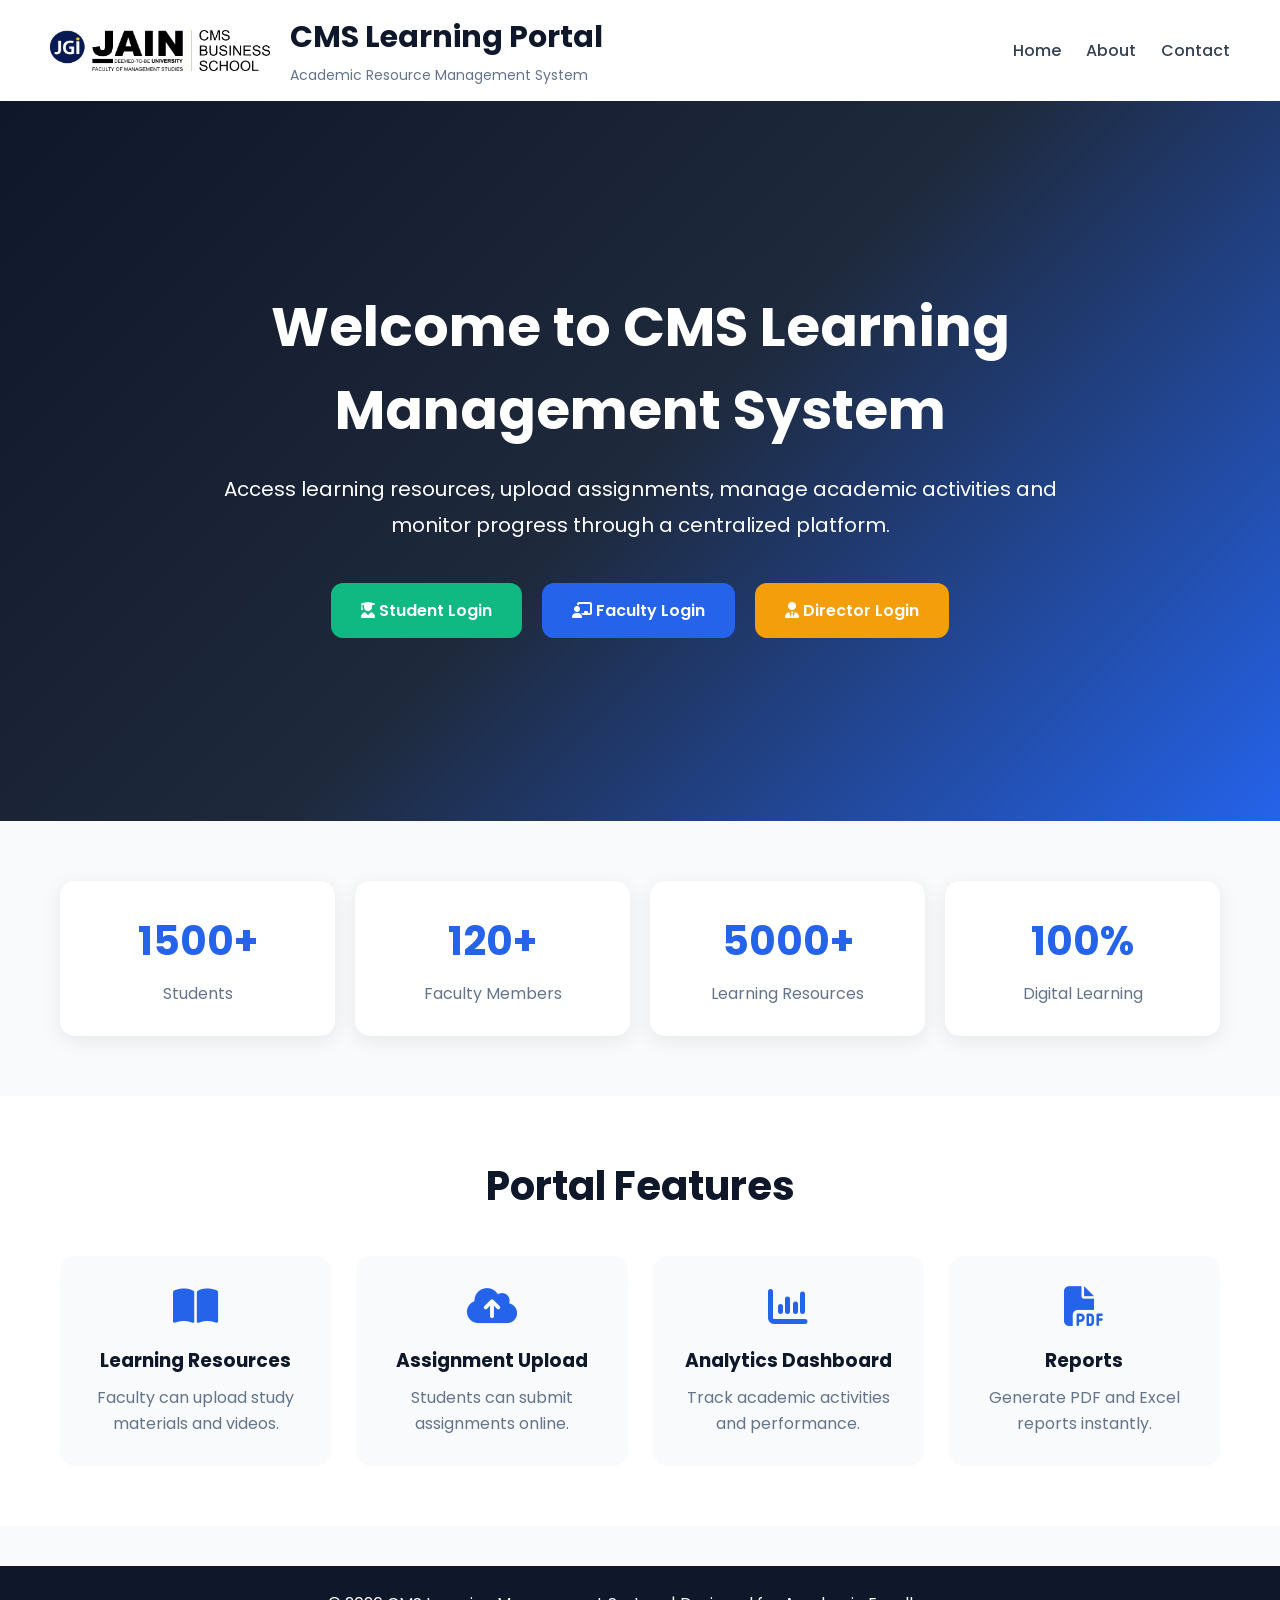
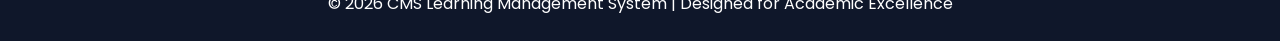
<file: Deeskharamph/index.html>
<!DOCTYPE html>
<html lang="en">
<head>
<meta charset="UTF-8">
<meta name="viewport" content="width=device-width, initial-scale=1.0">
<title>CMS Learning Management Portal</title>

<link rel="stylesheet" href="css/style.css">

<link href="https://fonts.googleapis.com/css2?family=Poppins:wght@300;400;500;600;700&display=swap" rel="stylesheet">

<link rel="stylesheet"
href="https://cdnjs.cloudflare.com/ajax/libs/font-awesome/6.5.2/css/all.min.css">

</head>
<body>

<header>
   <div class="logo-section">

       <img src="CMS New Logo (2).png"
         alt="CMS Logo"
         class="cms-logo">
    

    <div class="portal-title">
        <h2>CMS Learning Portal</h2>
        <p>Academic Resource Management System</p>
    </div>

</div>

    <nav>
        <a href="#">Home</a>
        <a href="#">About</a>
        <a href="#">Contact</a>
    </nav>
</header>

<section class="hero">

    <div class="hero-content">
        <h1>Welcome to CMS Learning Management System</h1>

        <p>
            Access learning resources, upload assignments,
            manage academic activities and monitor progress
            through a centralized platform.
        </p>

        <div class="button-group">

            <a href="pages/student-login.html" class="btn student">
                <i class="fa-solid fa-user-graduate"></i>
                Student Login
            </a>

            <a href="pages/faculty-login.html" class="btn faculty">
                <i class="fa-solid fa-chalkboard-user"></i>
                Faculty Login
            </a>

            <a href="pages/director-login.html" class="btn director">
                <i class="fa-solid fa-user-tie"></i>
                Director Login
            </a>

        </div>
    </div>

</section>

<section class="stats">

    <div class="card">
        <h2>1500+</h2>
        <p>Students</p>
    </div>

    <div class="card">
        <h2>120+</h2>
        <p>Faculty Members</p>
    </div>

    <div class="card">
        <h2>5000+</h2>
        <p>Learning Resources</p>
    </div>

    <div class="card">
        <h2>100%</h2>
        <p>Digital Learning</p>
    </div>

</section>

<section class="features">

    <h2>Portal Features</h2>

    <div class="feature-grid">

        <div class="feature-box">
            <i class="fa-solid fa-book-open"></i>
            <h3>Learning Resources</h3>
            <p>Faculty can upload study materials and videos.</p>
        </div>

        <div class="feature-box">
            <i class="fa-solid fa-cloud-arrow-up"></i>
            <h3>Assignment Upload</h3>
            <p>Students can submit assignments online.</p>
        </div>

        <div class="feature-box">
            <i class="fa-solid fa-chart-column"></i>
            <h3>Analytics Dashboard</h3>
            <p>Track academic activities and performance.</p>
        </div>

        <div class="feature-box">
            <i class="fa-solid fa-file-pdf"></i>
            <h3>Reports</h3>
            <p>Generate PDF and Excel reports instantly.</p>
        </div>

    </div>

</section>

<footer>

    <p>
        © 2026 CMS Learning Management System |
        Designed for Academic Excellence
    </p>

</footer>

</body>
</html>
</file>
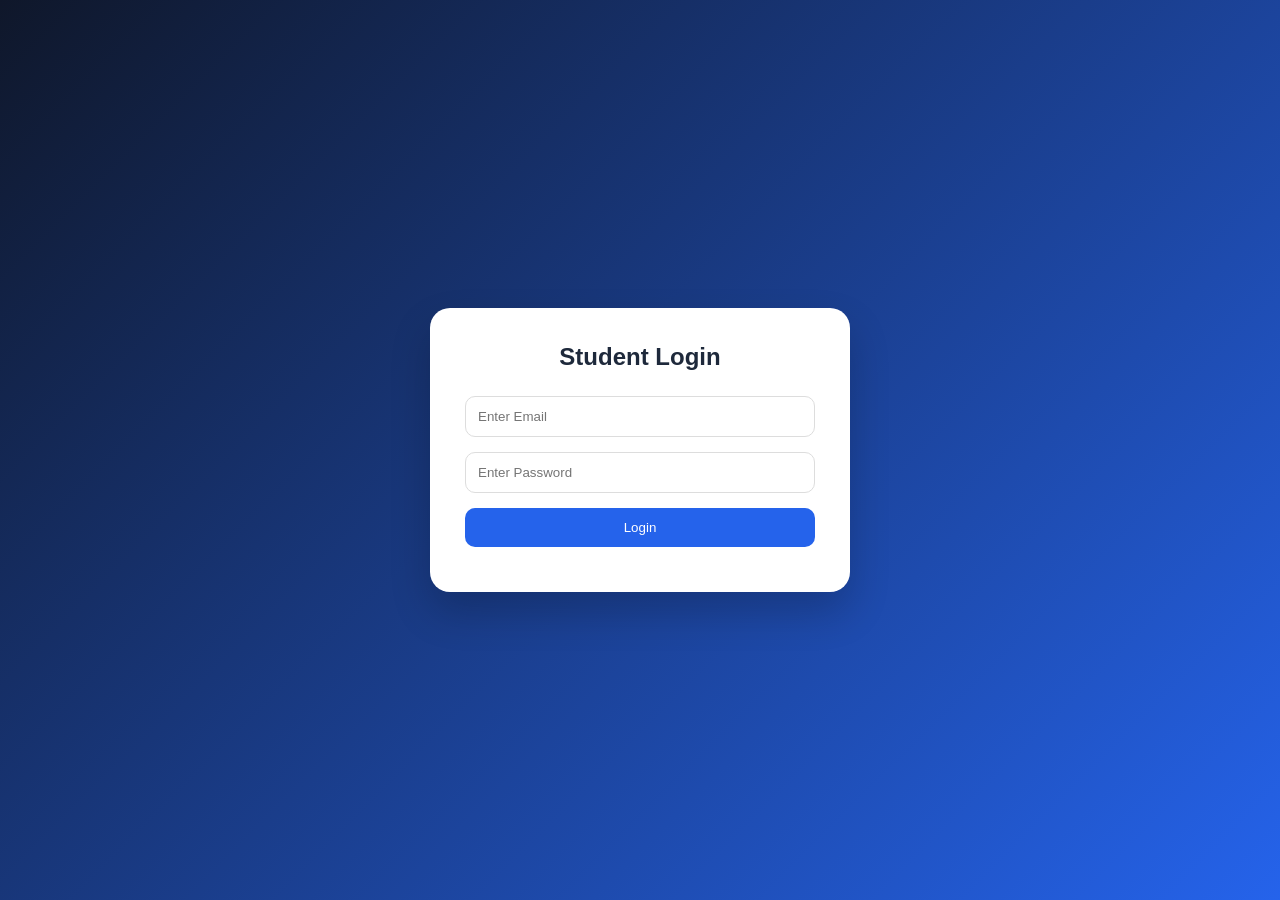
<file: Deeskharamph/pages/student-login.html>
<!DOCTYPE html>
<html lang="en">
<head>
<meta charset="UTF-8">
<meta name="viewport" content="width=device-width, initial-scale=1.0">
<title>Student Login</title>

<link rel="stylesheet" href="../css/style.css">

<style>

body{
    margin:0;
    font-family:Poppins,sans-serif;
    background:linear-gradient(135deg,#0f172a,#2563eb);
    height:100vh;
    display:flex;
    justify-content:center;
    align-items:center;
}

.login-card{
    width:420px;
    background:#fff;
    padding:35px;
    border-radius:20px;
    box-shadow:0 20px 40px rgba(0,0,0,.2);
}

.login-card h2{
    text-align:center;
    margin-bottom:25px;
}

input{
    width:100%;
    padding:12px;
    margin-bottom:15px;
    border:1px solid #ddd;
    border-radius:10px;
}

button{
    width:100%;
    padding:12px;
    border:none;
    border-radius:10px;
    background:#2563eb;
    color:white;
    cursor:pointer;
}

.error{
    color:red;
    text-align:center;
    margin-top:10px;
}

</style>

</head>

<body>

<div class="login-card">

    <h2>Student Login</h2>

    <input type="email"
           id="email"
           placeholder="Enter Email">

    <input type="password"
           id="password"
           placeholder="Enter Password">

    <button onclick="loginStudent()">
        Login
    </button>

    <div id="msg" class="error"></div>

</div>

<script>

async function loginStudent(){

    const email =
    document.getElementById("email")
    .value.trim();

    const password =
    document.getElementById("password")
    .value.trim();

    const response =
    await fetch("../data/students.json");

    const students =
    await response.json();

    const user =
    students.find(s =>
        s.email === email &&
        s.password === password
    );

    if(user){

        localStorage.setItem(
            "studentEmail",
            email
        );

        window.location.href =
        "../dashboard/student.html";

    }
    else{

        document.getElementById("msg")
        .innerHTML =
        "Invalid Email or Password";

    }
}

</script>

</body>
</html>
</file>
<file: Deeskharamph/css/style.css>
/* =========================
   GLOBAL STYLES
========================= */

*{
    margin:0;
    padding:0;
    box-sizing:border-box;
    font-family:'Poppins',sans-serif;
}

body{
    background:#f8fafc;
    color:#1e293b;
}

/* =========================
   HEADER
========================= */

header{
    display:flex;
    justify-content:space-between;
    align-items:center;
    padding:15px 50px;
    background:white;
    box-shadow:0 2px 10px rgba(0,0,0,0.08);
    flex-wrap:wrap;
}

.logo-section{
    display:flex;
    align-items:center;
    gap:20px;
}

/* JGI Logo */

.cms-logo{
    width:220px;
    height:auto;
    object-fit:cover;
    object-position:center center;
}

/* Portal Title */

.portal-title h2{
    margin:0;
    color:#0f172a;
    font-size:30px;
    font-weight:700;
}

.portal-title p{
    margin-top:5px;
    color:#64748b;
    font-size:14px;
}

/* Navigation */

nav{
    display:flex;
    align-items:center;
}

nav a{
    text-decoration:none;
    margin-left:25px;
    color:#334155;
    font-weight:500;
    transition:0.3s;
}

nav a:hover{
    color:#2563eb;
}

/* =========================
   HERO SECTION
========================= */

.hero{
    min-height:80vh;
    display:flex;
    justify-content:center;
    align-items:center;
    text-align:center;
    background:linear-gradient(
        135deg,
        #0f172a,
        #1e293b,
        #2563eb
    );
    color:white;
    padding:40px 20px;
}

.hero-content{
    max-width:900px;
}

.hero-content h1{
    font-size:55px;
    margin-bottom:20px;
}

.hero-content p{
    font-size:20px;
    line-height:1.8;
    margin-bottom:40px;
}

/* =========================
   BUTTONS
========================= */

.button-group{
    display:flex;
    justify-content:center;
    gap:20px;
    flex-wrap:wrap;
}

.btn{
    padding:15px 30px;
    border-radius:12px;
    text-decoration:none;
    font-weight:600;
    transition:0.3s;
}

.student{
    background:#10b981;
    color:white;
}

.faculty{
    background:#2563eb;
    color:white;
}

.director{
    background:#f59e0b;
    color:white;
}

.btn:hover{
    transform:translateY(-5px);
}

/* =========================
   STATS SECTION
========================= */

.stats{
    display:grid;
    grid-template-columns:repeat(auto-fit,minmax(220px,1fr));
    gap:20px;
    padding:60px;
}

.card{
    background:white;
    padding:30px;
    text-align:center;
    border-radius:15px;
    box-shadow:0 5px 20px rgba(0,0,0,0.08);
}

.card h2{
    font-size:40px;
    color:#2563eb;
    margin-bottom:10px;
}

.card p{
    font-size:16px;
    color:#64748b;
}

/* =========================
   FEATURES SECTION
========================= */

.features{
    padding:60px;
    background:white;
}

.features h2{
    text-align:center;
    font-size:40px;
    margin-bottom:40px;
    color:#0f172a;
}

.feature-grid{
    display:grid;
    grid-template-columns:repeat(auto-fit,minmax(250px,1fr));
    gap:25px;
}

.feature-box{
    padding:30px;
    border-radius:15px;
    background:#f8fafc;
    text-align:center;
    transition:0.3s;
}

.feature-box:hover{
    transform:translateY(-8px);
    box-shadow:0 10px 20px rgba(0,0,0,0.08);
}

.feature-box i{
    font-size:40px;
    color:#2563eb;
    margin-bottom:20px;
}

.feature-box h3{
    margin-bottom:10px;
    color:#0f172a;
}

.feature-box p{
    color:#64748b;
    line-height:1.6;
}

/* =========================
   FOOTER
========================= */

footer{
    background:#0f172a;
    color:white;
    text-align:center;
    padding:25px;
    margin-top:40px;
}

/* =========================
   MOBILE RESPONSIVE
========================= */

@media(max-width:992px){

    header{
        flex-direction:column;
        text-align:center;
        gap:15px;
    }

    nav{
        margin-top:10px;
    }

    nav a{
        margin:10px;
    }

    .cms-logo{
        width:280px;
    }

}

@media(max-width:768px){

    .hero-content h1{
        font-size:36px;
    }

    .hero-content p{
        font-size:16px;
    }

    .button-group{
        flex-direction:column;
        align-items:center;
    }

    .btn{
        width:250px;
    }

    .stats{
        padding:30px;
    }

    .features{
        padding:30px;
    }

    .features h2{
        font-size:30px;
    }

    .cms-logo{
        width:220px;
    }

}

@media(max-width:480px){

    .cms-logo{
        width:180px;
    }

    .portal-title h2{
        font-size:22px;
    }

    .portal-title p{
        font-size:12px;
    }

    .hero-content h1{
        font-size:28px;
    }

}
</file>
